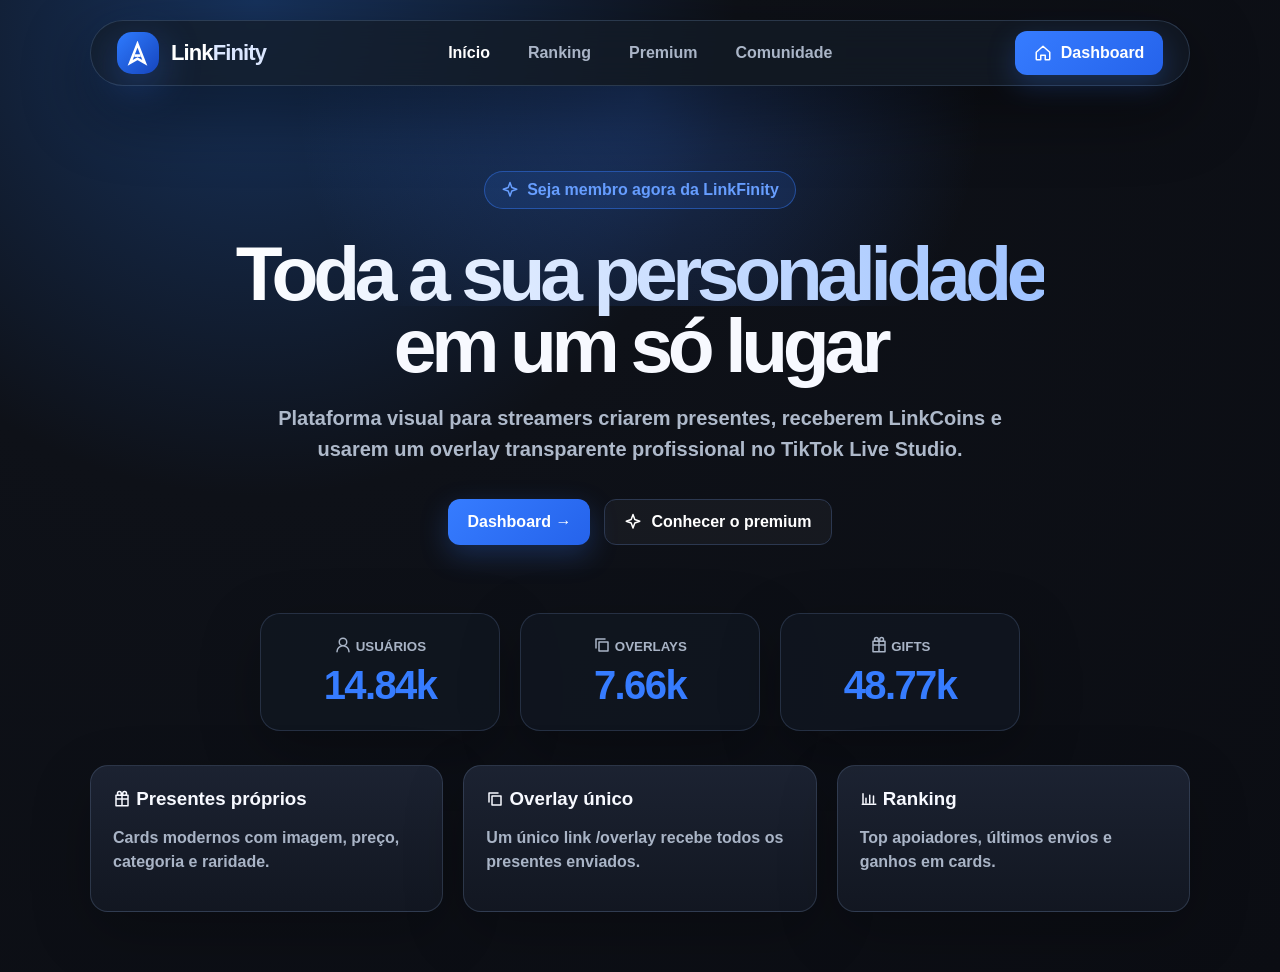
<file: index.html>
<!doctype html>
<html lang="pt-BR">
<head>
  <meta charset="UTF-8" />
  <meta name="viewport" content="width=device-width, initial-scale=1.0" />
  <title>LinkFinity</title>
  <link rel="stylesheet" href="styles.css" />
</head>
<body>
  <div id="app"></div>
  <script src="app.js"></script>
</body>
</html>
</file>
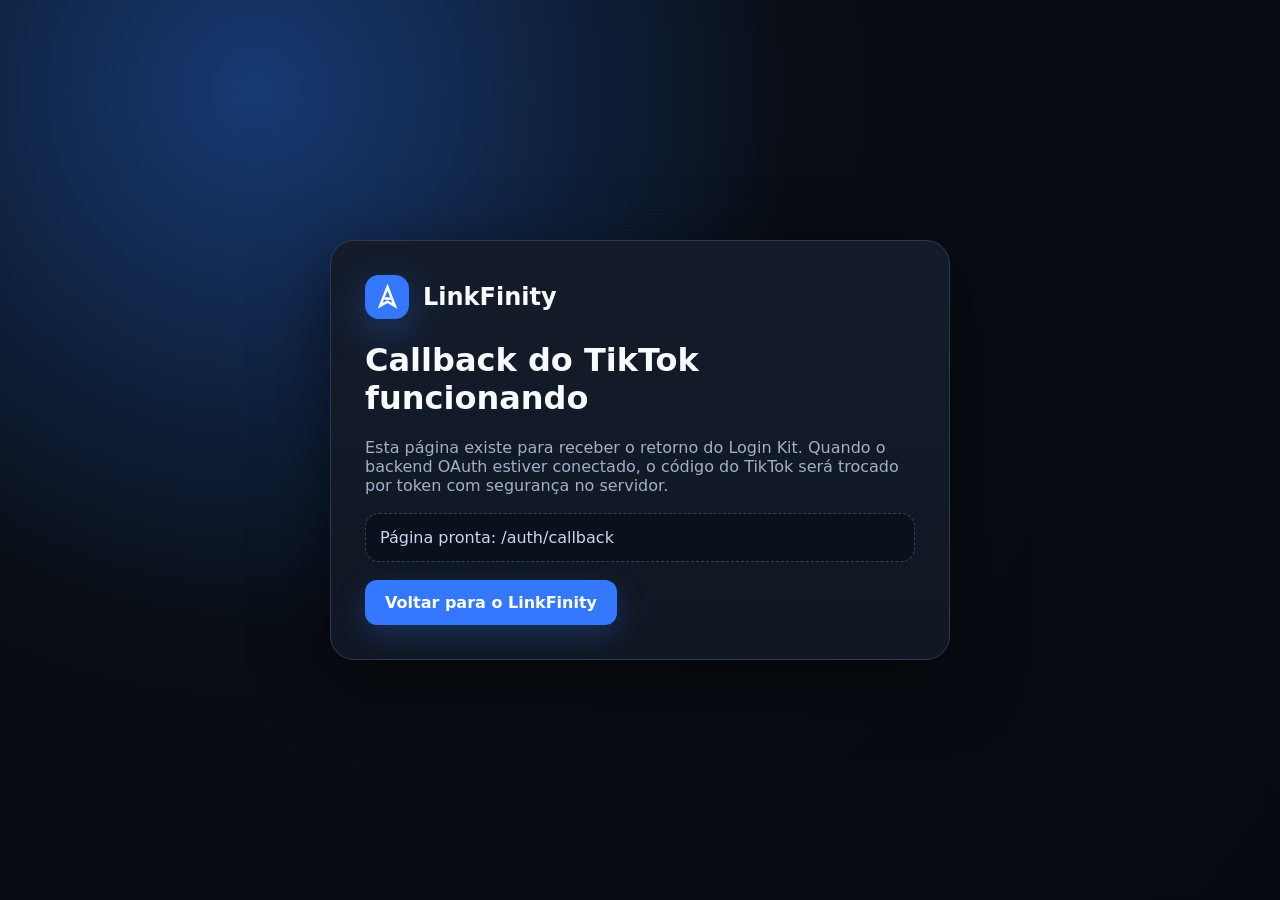
<file: auth/callback/index.html>
<!DOCTYPE html>
<html lang="pt-BR">
<head>
  <meta charset="UTF-8" />
  <meta name="viewport" content="width=device-width, initial-scale=1.0" />
  <title>Login TikTok - LinkFinity</title>
  <link rel="stylesheet" href="/styles.css" />
  <style>
    body{min-height:100vh;display:grid;place-items:center;background:radial-gradient(circle at 20% 10%,#173a73 0%,#090d14 42%,#070a10 100%);color:#f8fbff;font-family:Inter,system-ui,Arial,sans-serif;margin:0}.callback-card{width:min(620px,92vw);background:linear-gradient(180deg,#141c2b,#101722);border:1px solid #2a3a55;border-radius:24px;padding:34px;box-shadow:0 20px 70px #0008}.callback-logo{display:flex;align-items:center;gap:14px;font-size:24px;font-weight:900;margin-bottom:22px}.logo-mark{width:44px;height:44px;border-radius:14px;background:#3478ff;display:grid;place-items:center}.logo-mark svg{width:27px}.muted{color:#9fb0c8}.btn{display:inline-flex;align-items:center;justify-content:center;padding:13px 20px;border-radius:12px;background:#3478ff;color:white;text-decoration:none;font-weight:900;margin-top:18px}.codebox{margin-top:18px;padding:14px;border-radius:14px;background:#0b111c;border:1px dashed #33445f;color:#c7d7f1;word-break:break-all}
  </style>
</head>
<body>
  <main class="callback-card">
    <div class="callback-logo">
      <div class="logo-mark"><svg viewBox="0 0 24 24" fill="none" stroke="white" stroke-width="2.5"><path d="M12 3l7 18-7-4-7 4 7-18z"/><path d="M9 14h6"/></svg></div>
      <span>LinkFinity</span>
    </div>
    <h1>Callback do TikTok funcionando</h1>
    <p class="muted">Esta página existe para receber o retorno do Login Kit. Quando o backend OAuth estiver conectado, o código do TikTok será trocado por token com segurança no servidor.</p>
    <div class="codebox" id="info">Aguardando parâmetros do TikTok...</div>
    <a class="btn" href="/">Voltar para o LinkFinity</a>
  </main>
  <script>
    const params = new URLSearchParams(location.search);
    const code = params.get('code');
    const state = params.get('state');
    const error = params.get('error');
    const info = document.getElementById('info');
    if (error) info.textContent = 'Erro retornado pelo TikTok: ' + error;
    else if (code) info.textContent = 'Código OAuth recebido com sucesso. Code: ' + code + (state ? ' | State: ' + state : '');
    else info.textContent = 'Página pronta: /auth/callback';
  </script>
</body>
</html>
</file>
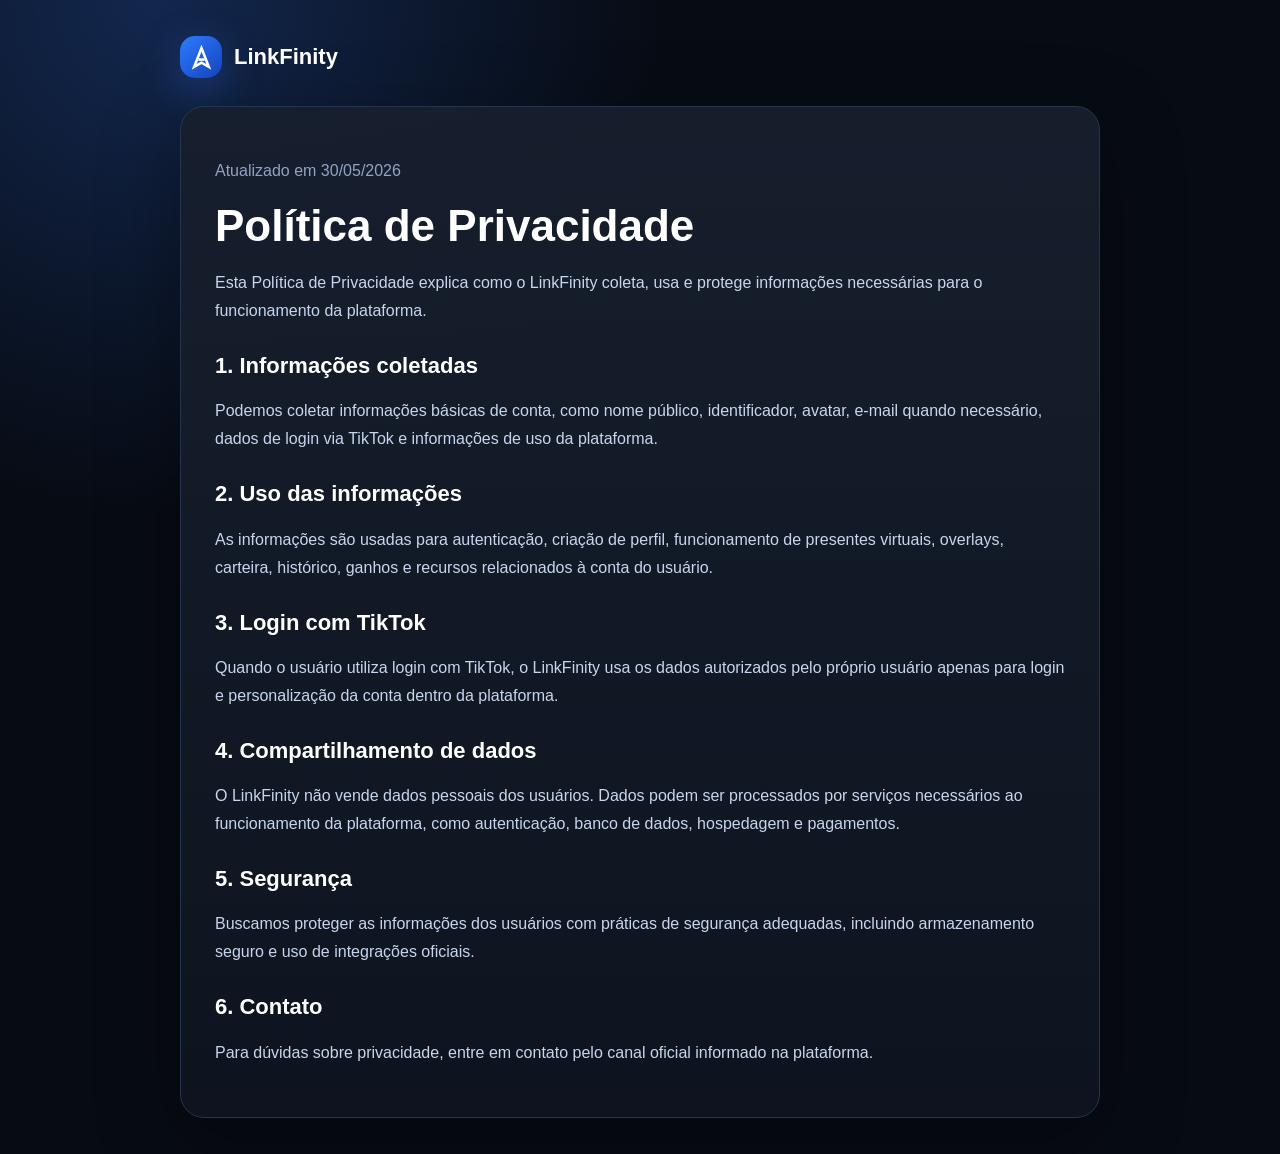
<file: privacy.html>
<!doctype html>
<html lang="pt-BR">
<head>
  <meta charset="UTF-8" />
  <meta name="viewport" content="width=device-width, initial-scale=1.0" />
  <title>Política de Privacidade - LinkFinity</title>
  <link rel="stylesheet" href="styles.css" />
</head>
<body>
  <main class="legal-page">
    <a class="legal-brand" href="index.html">
      <span class="logo-mark"><svg viewBox="0 0 24 24" fill="none" stroke="white" stroke-width="2.5"><path d="M12 3l7 18-7-4-7 4 7-18z"/><path d="M9 14h6"/></svg></span>
      <strong>LinkFinity</strong>
    </a>
    <section class="legal-card">
      <p class="muted">Atualizado em 30/05/2026</p>
      <h1>Política de Privacidade</h1>
      <p>Esta Política de Privacidade explica como o LinkFinity coleta, usa e protege informações necessárias para o funcionamento da plataforma.</p>
      <h2>1. Informações coletadas</h2>
      <p>Podemos coletar informações básicas de conta, como nome público, identificador, avatar, e-mail quando necessário, dados de login via TikTok e informações de uso da plataforma.</p>
      <h2>2. Uso das informações</h2>
      <p>As informações são usadas para autenticação, criação de perfil, funcionamento de presentes virtuais, overlays, carteira, histórico, ganhos e recursos relacionados à conta do usuário.</p>
      <h2>3. Login com TikTok</h2>
      <p>Quando o usuário utiliza login com TikTok, o LinkFinity usa os dados autorizados pelo próprio usuário apenas para login e personalização da conta dentro da plataforma.</p>
      <h2>4. Compartilhamento de dados</h2>
      <p>O LinkFinity não vende dados pessoais dos usuários. Dados podem ser processados por serviços necessários ao funcionamento da plataforma, como autenticação, banco de dados, hospedagem e pagamentos.</p>
      <h2>5. Segurança</h2>
      <p>Buscamos proteger as informações dos usuários com práticas de segurança adequadas, incluindo armazenamento seguro e uso de integrações oficiais.</p>
      <h2>6. Contato</h2>
      <p>Para dúvidas sobre privacidade, entre em contato pelo canal oficial informado na plataforma.</p>
    </section>
  </main>
</body>
</html>
</file>
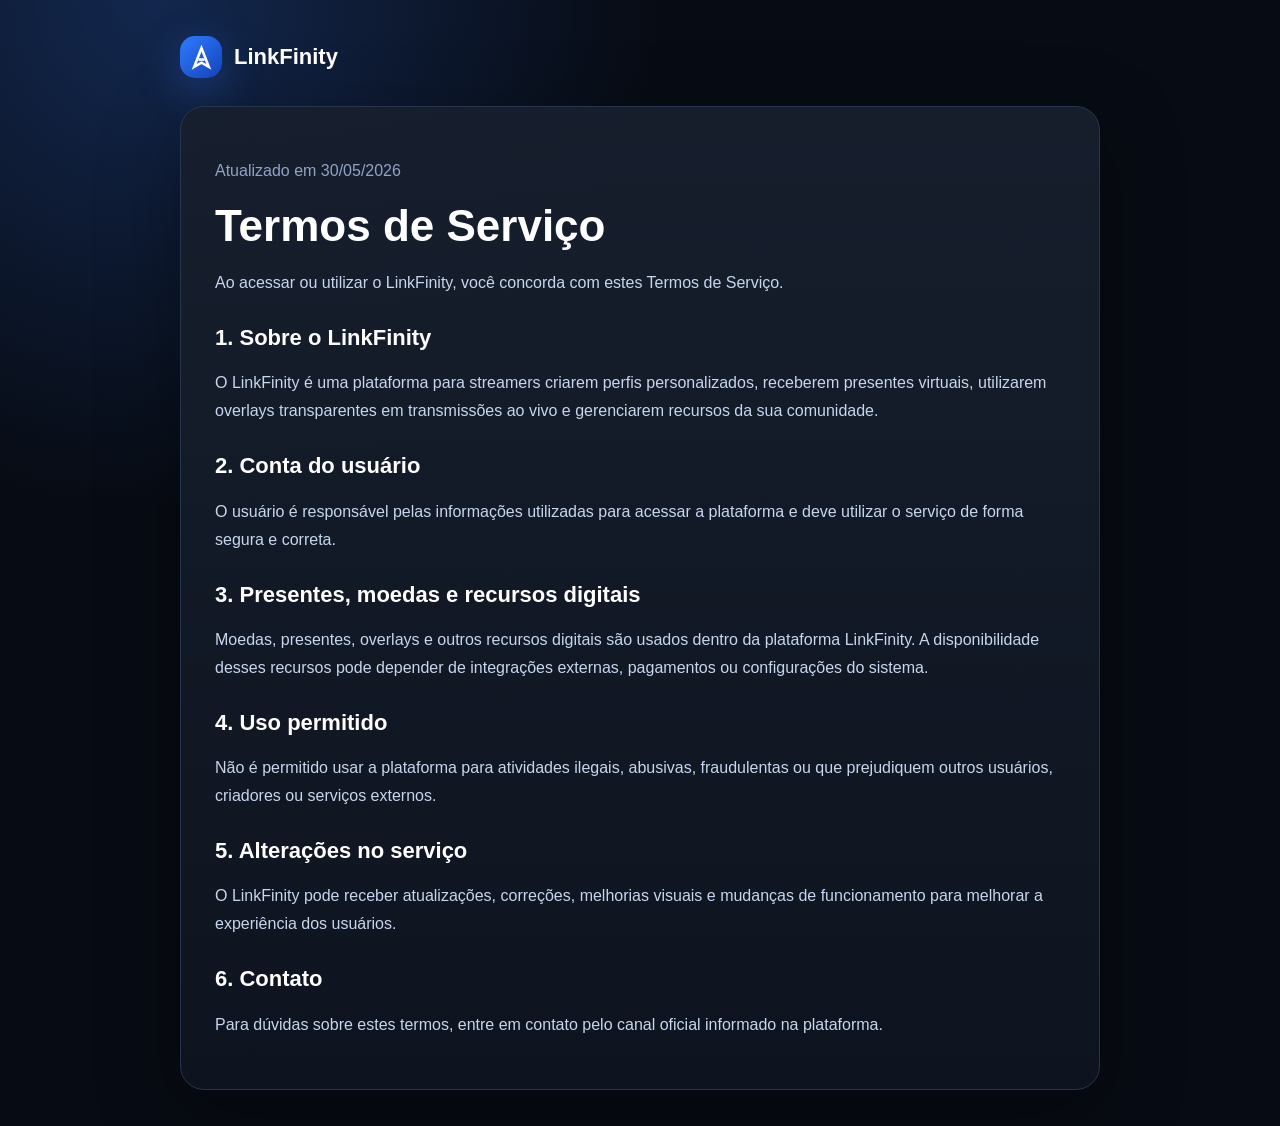
<file: terms.html>
<!doctype html>
<html lang="pt-BR">
<head>
  <meta charset="UTF-8" />
  <meta name="viewport" content="width=device-width, initial-scale=1.0" />
  <title>Termos de Serviço - LinkFinity</title>
  <link rel="stylesheet" href="styles.css" />
</head>
<body>
  <main class="legal-page">
    <a class="legal-brand" href="index.html">
      <span class="logo-mark"><svg viewBox="0 0 24 24" fill="none" stroke="white" stroke-width="2.5"><path d="M12 3l7 18-7-4-7 4 7-18z"/><path d="M9 14h6"/></svg></span>
      <strong>LinkFinity</strong>
    </a>
    <section class="legal-card">
      <p class="muted">Atualizado em 30/05/2026</p>
      <h1>Termos de Serviço</h1>
      <p>Ao acessar ou utilizar o LinkFinity, você concorda com estes Termos de Serviço.</p>
      <h2>1. Sobre o LinkFinity</h2>
      <p>O LinkFinity é uma plataforma para streamers criarem perfis personalizados, receberem presentes virtuais, utilizarem overlays transparentes em transmissões ao vivo e gerenciarem recursos da sua comunidade.</p>
      <h2>2. Conta do usuário</h2>
      <p>O usuário é responsável pelas informações utilizadas para acessar a plataforma e deve utilizar o serviço de forma segura e correta.</p>
      <h2>3. Presentes, moedas e recursos digitais</h2>
      <p>Moedas, presentes, overlays e outros recursos digitais são usados dentro da plataforma LinkFinity. A disponibilidade desses recursos pode depender de integrações externas, pagamentos ou configurações do sistema.</p>
      <h2>4. Uso permitido</h2>
      <p>Não é permitido usar a plataforma para atividades ilegais, abusivas, fraudulentas ou que prejudiquem outros usuários, criadores ou serviços externos.</p>
      <h2>5. Alterações no serviço</h2>
      <p>O LinkFinity pode receber atualizações, correções, melhorias visuais e mudanças de funcionamento para melhorar a experiência dos usuários.</p>
      <h2>6. Contato</h2>
      <p>Para dúvidas sobre estes termos, entre em contato pelo canal oficial informado na plataforma.</p>
    </section>
  </main>
</body>
</html>
</file>
<file: styles.css>
:root{
  --bg:#0e1118;--bg2:#151a23;--panel:#151922;--panel2:#1b2230;--panel3:#202838;--line:#2c3850;
  --text:#f7f9ff;--muted:#96a3b8;--blue:#367cff;--blue2:#2563eb;--cyan:#2dd4ff;--purple:#7c3aed;--green:#22c55e;--yellow:#fbbf24;
  --shadow:0 24px 70px rgba(0,0,0,.45);--radius:18px
}
*{box-sizing:border-box}html,body{margin:0;min-height:100%;background:radial-gradient(circle at 20% 0%,#17335e 0,#0e1118 34%,#0b0d13 100%);color:var(--text);font-family:Inter,Segoe UI,Arial,sans-serif}button,input,select{font:inherit}button{cursor:pointer;border:0;color:inherit}a{color:inherit}.hide{display:none!important}.muted{color:var(--muted)}
.icon{width:18px;height:18px;display:inline-block;vertical-align:-3px}.brand{display:flex;gap:12px;align-items:center}.logo-mark{width:42px;height:42px;border-radius:15px;display:grid;place-items:center;background:linear-gradient(135deg,#2e7bff,#1645bd);box-shadow:0 12px 40px rgba(54,124,255,.35)}.logo-mark svg{width:25px;height:25px}.brand-title{font-size:22px;font-weight:900;letter-spacing:-.04em}.brand-title span{color:#fff}.brand-title b{color:#dbe7ff}.btn{display:inline-flex;align-items:center;justify-content:center;gap:9px;background:linear-gradient(135deg,var(--blue),var(--blue2));color:#fff;padding:13px 19px;border-radius:12px;font-weight:850;box-shadow:0 10px 28px rgba(54,124,255,.25);transition:.18s ease}.btn:hover{transform:translateY(-2px);filter:brightness(1.08)}.btn.dark{background:rgba(255,255,255,.04);border:1px solid var(--line);box-shadow:none}.btn.ghost{background:transparent;border:1px solid var(--line);box-shadow:none}.btn.small{padding:9px 12px;border-radius:10px;font-size:13px}.chip{display:inline-flex;align-items:center;gap:8px;border:1px solid rgba(54,124,255,.45);background:rgba(54,124,255,.12);color:#71a5ff;border-radius:999px;padding:9px 16px;font-weight:800}.input{width:100%;background:#0f1420;border:1px solid #2d3950;color:#fff;border-radius:13px;padding:14px 15px;outline:none}.input:focus{border-color:var(--blue);box-shadow:0 0 0 4px rgba(54,124,255,.12)}
.topbar{position:sticky;top:20px;z-index:5;width:min(1280px,86vw);margin:20px auto 0;height:66px;border:1px solid rgba(90,115,150,.35);border-radius:999px;background:rgba(20,27,39,.74);backdrop-filter:blur(18px);display:flex;align-items:center;justify-content:space-between;padding:0 26px;box-shadow:var(--shadow)}.nav{display:flex;gap:26px;color:#aab5c7;font-weight:800}.nav button{background:transparent}.nav .active{color:white}.landing{min-height:calc(100vh - 90px);padding:85px 7vw 60px;text-align:center;position:relative;overflow:hidden}.landing:before{content:"";position:absolute;inset:-200px 10% auto;height:420px;background:radial-gradient(circle,rgba(54,124,255,.28),transparent 62%);pointer-events:none}.hero{position:relative;font-size:clamp(46px,6vw,86px);line-height:.94;letter-spacing:-.07em;margin:28px auto 22px;max-width:980px}.hero span{background:linear-gradient(90deg,#fff,#9ec2ff);-webkit-background-clip:text;color:transparent}.sub{position:relative;font-size:20px;color:#aeb9ca;line-height:1.55;max-width:760px;margin:0 auto 34px;font-weight:650}.actions{display:flex;gap:14px;justify-content:center;flex-wrap:wrap}.stats{display:grid;grid-template-columns:repeat(3,1fr);gap:20px;margin:68px auto 0;max-width:760px}.stat{background:rgba(17,23,34,.75);border:1px solid rgba(80,102,138,.35);border-radius:20px;padding:22px;box-shadow:0 18px 60px rgba(0,0,0,.25)}.stat small{color:#a9b4c6;font-weight:900;text-transform:uppercase}.stat h2{font-size:40px;margin:8px 0 0;color:#367cff;letter-spacing:-.04em}.feature-grid{display:grid;grid-template-columns:repeat(3,1fr);gap:20px;max-width:1100px;margin:34px auto 0;text-align:left}.card{background:linear-gradient(180deg,rgba(29,36,51,.95),rgba(19,24,34,.95));border:1px solid rgba(84,103,135,.38);border-radius:var(--radius);padding:22px;box-shadow:0 20px 60px rgba(0,0,0,.22)}.card h3,.card h2{margin:0 0 8px}.card p{color:#a9b4c6;line-height:1.45;font-weight:600}.shine{position:relative;overflow:hidden}.shine:after{content:"";position:absolute;inset:0;background:linear-gradient(110deg,transparent 0,rgba(255,255,255,.08) 35%,transparent 70%);transform:translateX(-130%);transition:.5s}.shine:hover:after{transform:translateX(130%)}
.login-page{min-height:100vh;display:grid;grid-template-columns:1.05fr .95fr}.login-art{padding:48px;display:flex;flex-direction:column;justify-content:space-between;background:radial-gradient(circle at 40% 30%,rgba(54,124,255,.3),transparent 40%)}.login-art h1{font-size:58px;letter-spacing:-.07em;line-height:.97;margin:34px 0 16px}.login-card{align-self:center;justify-self:center;width:min(470px,88vw);background:rgba(20,26,38,.88);border:1px solid rgba(90,115,150,.42);border-radius:28px;padding:30px;box-shadow:var(--shadow);backdrop-filter:blur(18px)}.login-card h2{font-size:30px;margin:0 0 8px;letter-spacing:-.04em}.tiktok{width:100%;margin:13px 0;background:linear-gradient(135deg,#111827,#263244);border:1px solid #40506b}.divider{display:flex;align-items:center;gap:12px;color:#77849a;font-size:13px;margin:16px 0}.divider:before,.divider:after{content:"";height:1px;flex:1;background:#2b3549}
.layout{display:grid;grid-template-columns:280px 1fr;min-height:100vh;background:#0d1017}.side{background:#151922;border-right:1px solid #2d384c;padding:22px 16px;position:sticky;top:0;height:100vh;display:flex;flex-direction:column}.side .brand{padding:0 10px 18px;border-bottom:1px solid #2d384c}.section-label{color:#69768a;font-size:12px;font-weight:900;text-transform:uppercase;margin:22px 12px 8px}.link{width:100%;display:flex;align-items:center;gap:12px;text-align:left;background:transparent;color:#9aa7ba;border-radius:13px;padding:13px 14px;margin:3px 0;font-weight:800;transition:.15s}.link:hover{background:#1d2635;color:white}.link.active{background:linear-gradient(135deg,#263b63,#1e3154);color:white;box-shadow:inset 3px 0 0 var(--blue)}.profile-mini{margin-top:auto;border:1px solid #2d384c;border-radius:18px;padding:12px;background:#111722;display:flex;align-items:center;gap:11px}.avatar{width:42px;height:42px;border-radius:50%;background:linear-gradient(135deg,#367cff,#7c3aed);display:grid;place-items:center;font-weight:900;overflow:hidden}.avatar img{width:100%;height:100%;object-fit:cover}.main{min-width:0}.head{height:92px;border-bottom:1px solid #263246;display:flex;align-items:center;justify-content:space-between;padding:0 34px;background:rgba(15,19,28,.78);backdrop-filter:blur(16px);position:sticky;top:0;z-index:4}.head h1{margin:4px 0 0;font-size:28px;letter-spacing:-.04em}.content{padding:28px 34px 46px}.dashboard-grid{display:grid;grid-template-columns:repeat(4,1fr);gap:18px}.metric{border-radius:18px;padding:19px;background:linear-gradient(180deg,#1a2230,#131923);border:1px solid #303d53}.metric .topline{display:flex;align-items:center;justify-content:space-between;color:#9aa7ba;font-weight:850}.metric h2{font-size:34px;margin:12px 0 4px;letter-spacing:-.04em}.two-col{display:grid;grid-template-columns:1.25fr .75fr;gap:20px;margin-top:20px}.gift-grid,.wallet-grid{display:grid;grid-template-columns:repeat(auto-fill,minmax(220px,1fr));gap:16px}.gift,.coin{background:#151a23;border:1px solid #303a4e;border-radius:18px;padding:15px;transition:.18s;position:relative;overflow:hidden}.gift:hover,.coin:hover{transform:translateY(-3px);border-color:rgba(54,124,255,.8);box-shadow:0 20px 55px rgba(0,0,0,.28)}.gift-img{height:130px;border-radius:16px;background:radial-gradient(circle,#273450,#10151f);display:grid;place-items:center;margin-bottom:14px}.gift-img img{max-width:116px;max-height:116px;object-fit:contain}.gift h3{margin:0 0 5px;white-space:nowrap;overflow:hidden;text-overflow:ellipsis}.badge{display:inline-flex;align-items:center;border-radius:999px;padding:5px 9px;font-size:12px;font-weight:900;background:rgba(54,124,255,.14);color:#83b2ff;border:1px solid rgba(54,124,255,.28)}.price{color:var(--yellow);font-weight:950}.tabs{display:flex;gap:10px;flex-wrap:wrap;margin-bottom:18px}.tabs button{display:flex;align-items:center;gap:8px;background:#171d28;border:1px solid #303a4e;color:#dce6f7;border-radius:12px;padding:11px 15px;font-weight:850}.tabs button.active{background:linear-gradient(135deg,#367cff,#255bd6);border-color:transparent}.form-grid{display:grid;grid-template-columns:repeat(2,1fr);gap:12px}.streamer-card,.activity{display:flex;gap:14px;align-items:center;background:#151a23;border:1px solid #303a4e;border-radius:18px;padding:15px;margin-bottom:12px}.streamer-card img,.activity img{width:64px;height:64px;border-radius:50%;object-fit:cover;background:#10151f}.activity img{border-radius:14px}.widget-preview{height:270px;background-color:#080b10;background-image:linear-gradient(45deg,#111722 25%,transparent 25%),linear-gradient(-45deg,#111722 25%,transparent 25%),linear-gradient(45deg,transparent 75%,#111722 75%),linear-gradient(-45deg,transparent 75%,#111722 75%);background-size:34px 34px;background-position:0 0,0 17px,17px -17px,-17px 0;border:1px solid #303a4e;border-radius:22px;display:grid;place-items:center}.widget-preview img{max-width:190px;max-height:190px;object-fit:contain;filter:drop-shadow(0 18px 30px rgba(0,0,0,.45))}.toast{position:fixed;right:22px;bottom:22px;z-index:20;background:#151d2a;border:1px solid #40506b;border-radius:16px;padding:14px 18px;box-shadow:var(--shadow);font-weight:800}.empty{padding:30px;text-align:center;color:#9aa7ba;border:1px dashed #38455e;border-radius:18px;background:#111722}.copybox{display:flex;gap:10px}.copybox .input{font-size:13px}
@media(max-width:1000px){.layout{grid-template-columns:1fr}.side{display:none}.dashboard-grid,.feature-grid,.stats{grid-template-columns:1fr}.two-col,.login-page{grid-template-columns:1fr}.login-art{display:none}.content,.head{padding-left:18px;padding-right:18px}.topbar{width:94vw}.nav{display:none}.hero{letter-spacing:-.05em}}

/* Legal pages */
.legal-page{min-height:100vh;padding:36px;background:radial-gradient(circle at 12% 0%,rgba(54,124,255,.25),transparent 32%),#070b13;color:#fff;display:flex;flex-direction:column;align-items:center;gap:28px}.legal-brand{width:min(920px,92vw);display:flex;align-items:center;gap:12px;color:#fff;text-decoration:none;font-size:22px;font-weight:900}.legal-card{width:min(920px,92vw);background:linear-gradient(180deg,rgba(23,31,46,.96),rgba(14,20,31,.96));border:1px solid #26344d;border-radius:24px;box-shadow:0 24px 80px rgba(0,0,0,.35);padding:34px}.legal-card h1{font-size:44px;margin:4px 0 18px}.legal-card h2{font-size:22px;margin-top:28px}.legal-card p{color:#c7d6ee;line-height:1.75;font-size:16px}.legal-card .muted{color:#8fa4c5}
</file>
